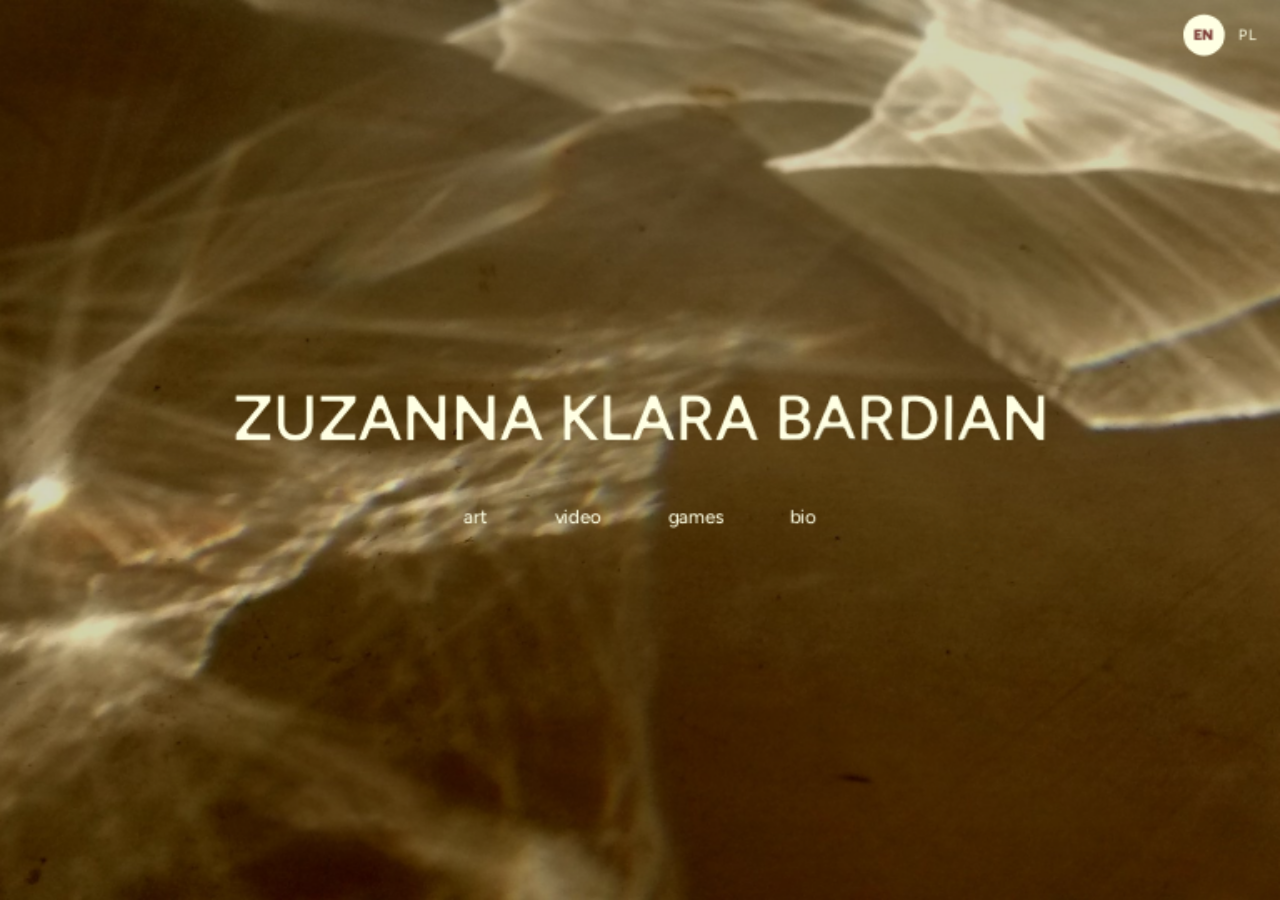
<file: index.html>
<!DOCTYPE html>
<html lang="en">
<head>
  <meta charset="UTF-8">
  <meta name="viewport" content="width=device-width, initial-scale=1.0">
  <meta name="robots" content="noai, noimageai">
  <title>Zuzanna Klara Bardian</title>
  <link rel="stylesheet" href="styles.css?v=20261104">
</head>
<!-- klasa "home" włącza układ strony startowej (zdjęcie w tle + menu) -->
<body class="home">
  <!-- Wyśrodkowane menu (budowane przez home.js) -->
  <nav id="home-nav"></nav>

  <!-- Skrypty: dane, wspólna logika, na końcu strona startowa -->
  <script src="data.js?v=20261104"></script>
  <script src="site.js?v=20261104"></script>
  <script src="home.js?v=20261104"></script>
  <script src="fluid.js?v=20261104"></script>
</body>
</html>
</file>
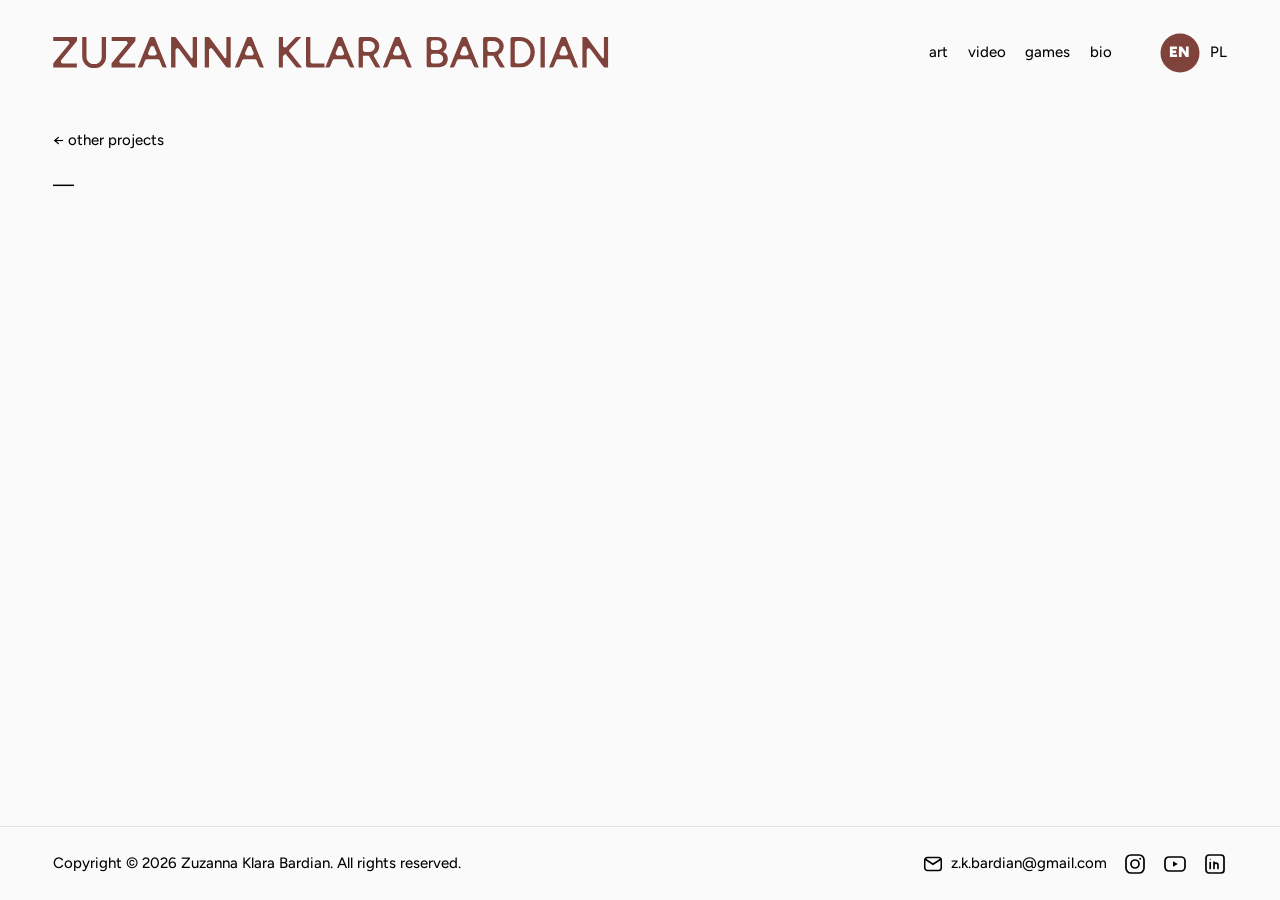
<file: artwork.html>
<!DOCTYPE html>
<html lang="en">
<head>
  <meta charset="UTF-8">
  <meta name="viewport" content="width=device-width, initial-scale=1.0">
  <meta name="robots" content="noai, noimageai">
  <title>Zuzanna Klara Bardian</title>
  <link rel="stylesheet" href="styles.css?v=20261104">
</head>
<body>
  <header id="navbar"></header>
  <main class="page">
    <div class="container">
      <!-- Treść projektu budowana z parametru ?id=... w adresie strony -->
      <div id="work-root"></div>
    </div>
  </main>
  <footer id="footer"></footer>
  <script src="data.js?v=20261104"></script>
  <script src="site.js?v=20261104"></script>
  <script>
    initWorkPage();
  </script>
  <!-- Falowanie logo w pasku przy przewijaniu (po zbudowaniu paska) -->
  <script src="logo-wave.js?v=20261104"></script>
</body>
</html>
</file>
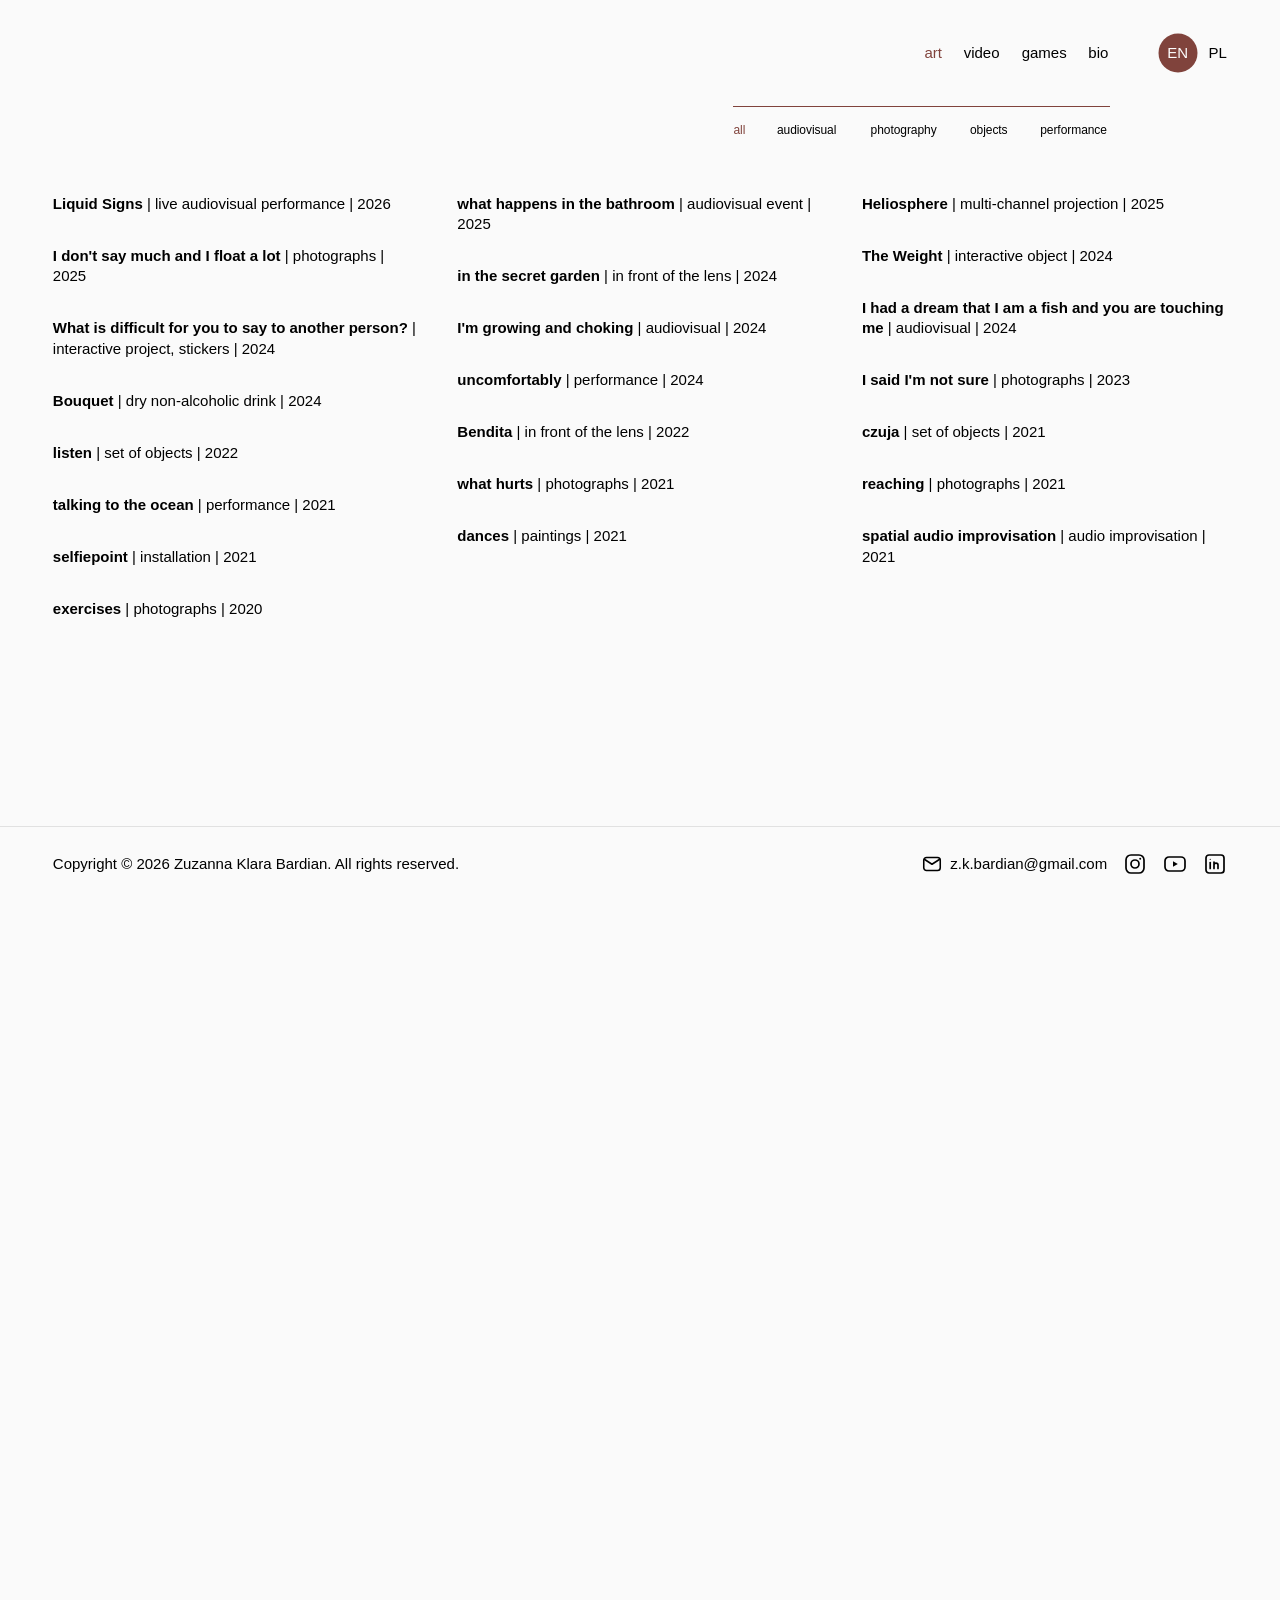
<file: artworks.html>
<!DOCTYPE html>
<html lang="en">
<head>
  <meta charset="UTF-8">
  <meta name="viewport" content="width=device-width, initial-scale=1.0">
  <meta name="robots" content="noai, noimageai">
  <title>art · Zuzanna Klara Bardian</title>
  <!-- jeden plik ze stylami — wczytuje wszystkie pozostałe -->
  <link rel="stylesheet" href="styles.css?v=20261104">
</head>
<body>
  <!-- Pasek nawigacji zostanie zbudowany automatycznie przez site.js -->
  <header id="navbar"></header>

  <!-- Treść strony: siatka kafelków -->
  <main class="page">
    <div class="container">
      <!-- Przyciski filtrów (kategorie z WORK_FILTERS w data.js) -->
      <nav id="filters" class="filters"></nav>
      <div id="grid"></div>
    </div>
  </main>

  <!-- Stopka budowana automatycznie -->
  <footer id="footer"></footer>

  <!-- Skrypty: najpierw dane, potem logika, na końcu uruchomienie strony -->
  <script src="data.js?v=20261104"></script>
  <script src="site.js?v=20261104"></script>
  <script>
    // Zbuduj stronę "art works": podświetl zakładkę, pokaż prace z listy ARTWORKS
    // i przyciski filtrów (kategorie WORK_FILTERS; praca pasuje, gdy ma dany tag)
    initListPage("nav_artworks", ARTWORKS, false, WORK_FILTERS);
  </script>
  <!-- Falowanie logo w pasku przy przewijaniu (po zbudowaniu paska) -->
  <script src="logo-wave.js?v=20261104"></script>
  <script src="photo-fluid.js?v=20261104"></script>
</body>
</html>
</file>
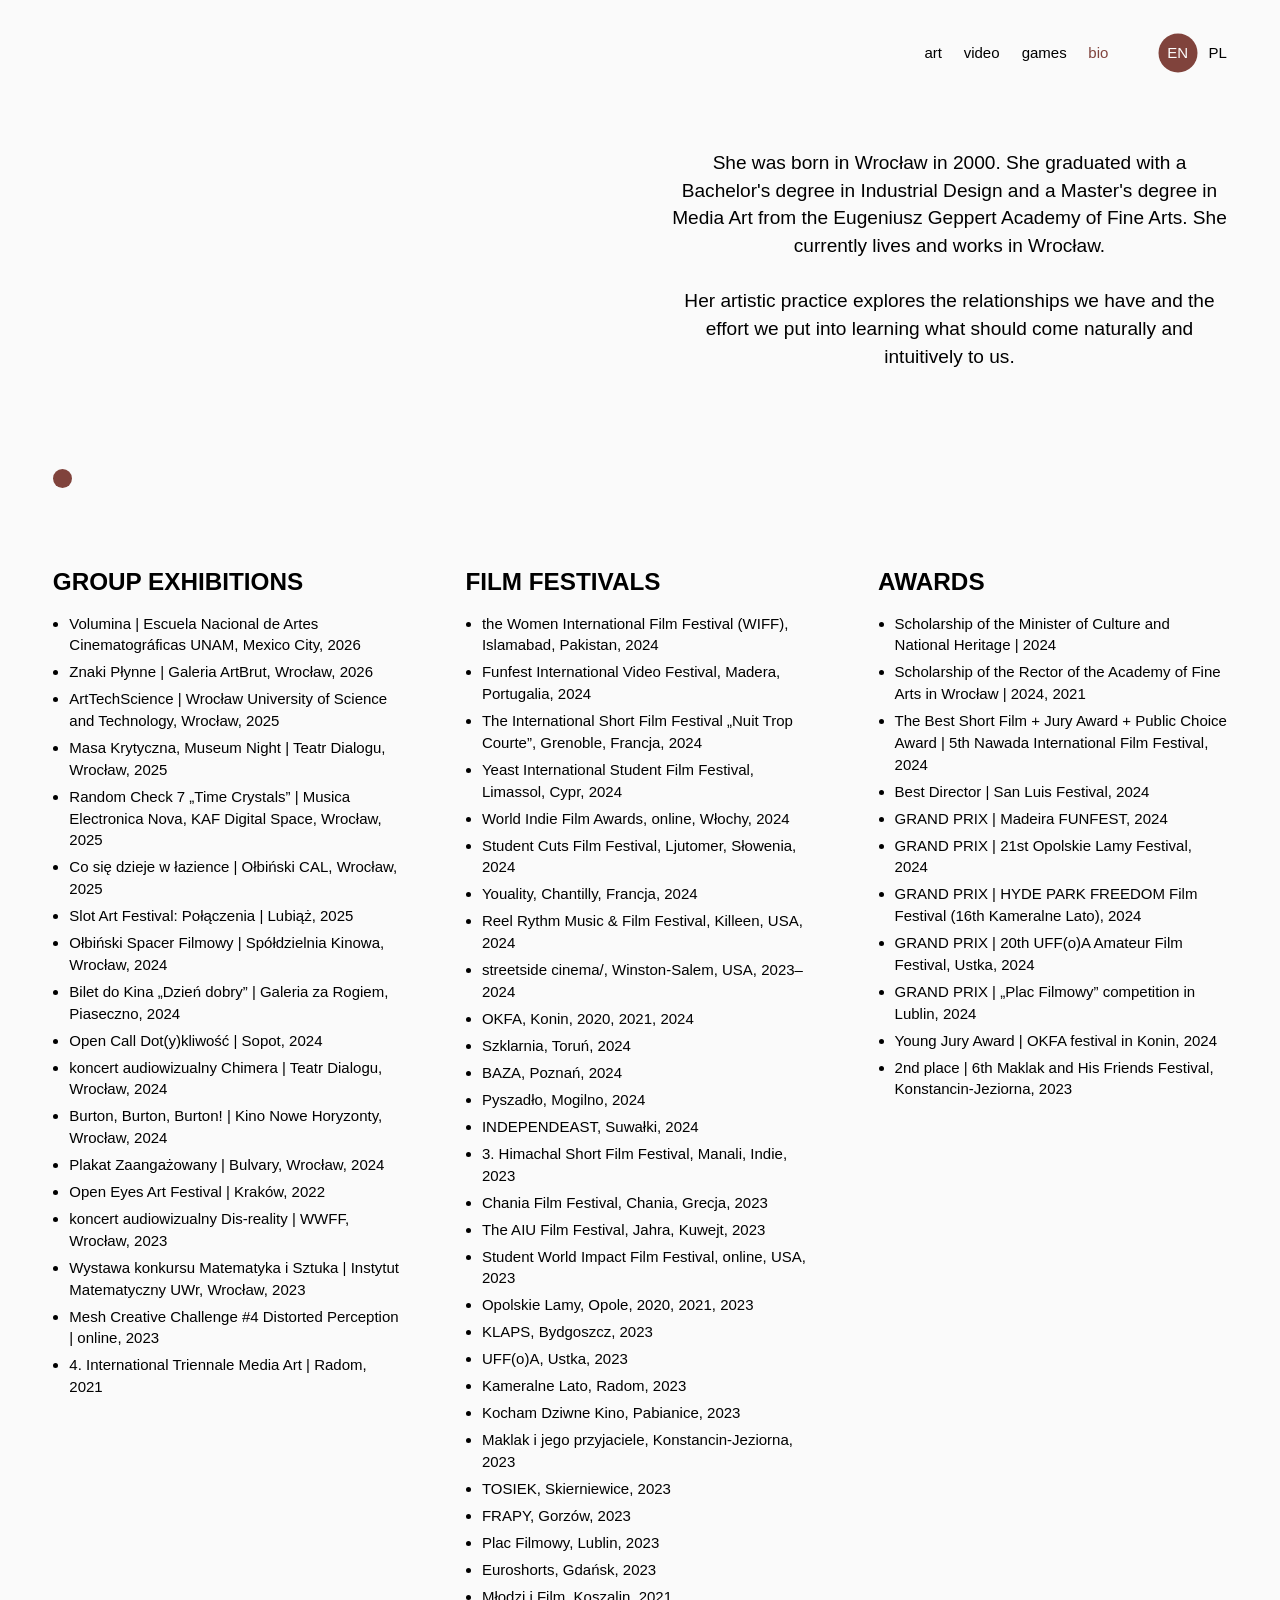
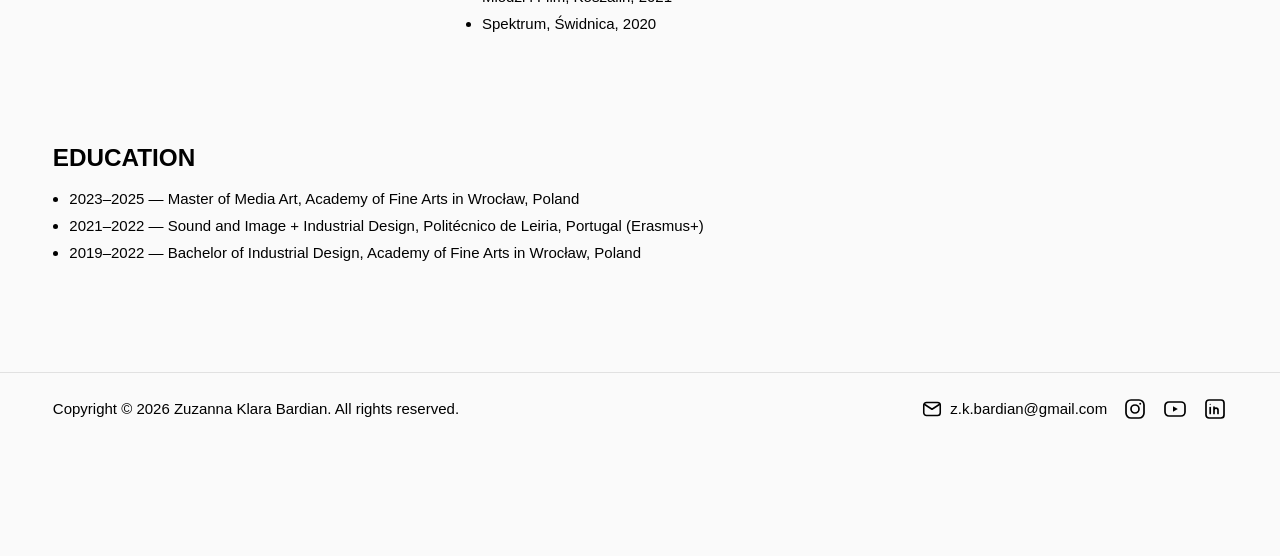
<file: bio.html>
<!DOCTYPE html>
<html lang="en">
<head>
  <meta charset="UTF-8">
  <meta name="viewport" content="width=device-width, initial-scale=1.0">
  <meta name="robots" content="noai, noimageai">
  <title>bio · Zuzanna Klara Bardian</title>
  <link rel="stylesheet" href="styles.css?v=20261104">
</head>
<body>
  <header id="navbar"></header>
  <main class="page">
    <div class="container">
      <!-- Cała treść bio budowana automatycznie z danych w data.js (obiekt BIO) -->
      <div id="bio-root"></div>
    </div>
  </main>
  <footer id="footer"></footer>
  <script src="data.js?v=20261104"></script>
  <script src="site.js?v=20261104"></script>
  <script>
    initBioPage();
  </script>
  <!-- Falowanie logo w pasku przy przewijaniu (po zbudowaniu paska) -->
  <script src="logo-wave.js?v=20261104"></script>
  <!-- Efekt płynu na zdjęciu (ten sam co na stronie startowej, te same suwaki) -->
  <script src="photo-fluid.js?v=20261104"></script>
</body>
</html>
</file>
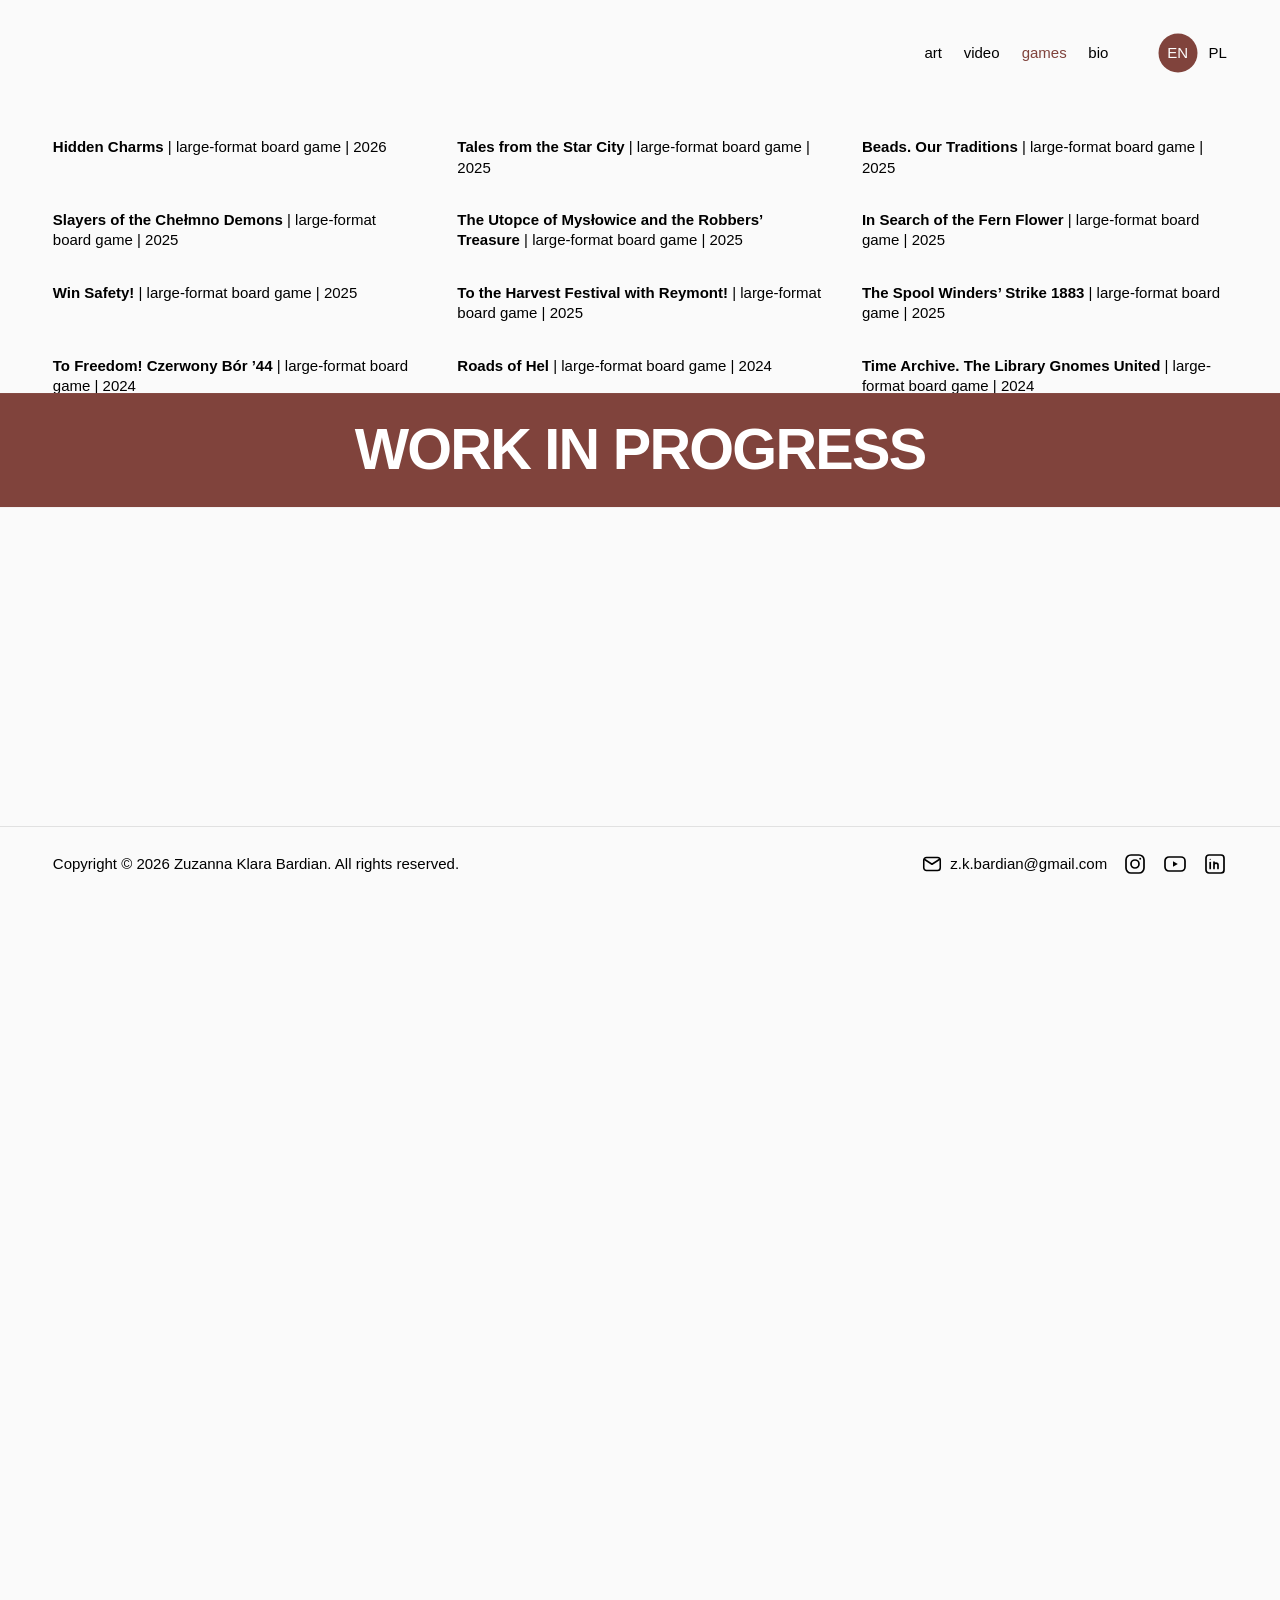
<file: games.html>
<!DOCTYPE html>
<html lang="en">
<head>
  <meta charset="UTF-8">
  <meta name="viewport" content="width=device-width, initial-scale=1.0">
  <meta name="robots" content="noai, noimageai">
  <title>games · Zuzanna Klara Bardian</title>
  <link rel="stylesheet" href="styles.css?v=20261104">
</head>
<body>
  <header id="navbar"></header>
  <main class="page">
    <div class="container">
      <div id="grid"></div>
    </div>
  </main>
  <footer id="footer"></footer>
  <script src="data.js?v=20261104"></script>
  <script src="site.js?v=20261104"></script>
  <script>
    // Strona "games" — kafelki z listy GAMES
    initListPage("nav_games", GAMES, false, null, true);
    addWipBanner();
  </script>
  <!-- Falowanie logo w pasku przy przewijaniu (po zbudowaniu paska) -->
  <script src="logo-wave.js?v=20261104"></script>
  <script src="photo-fluid.js?v=20261104"></script>
</body>
</html>
</file>
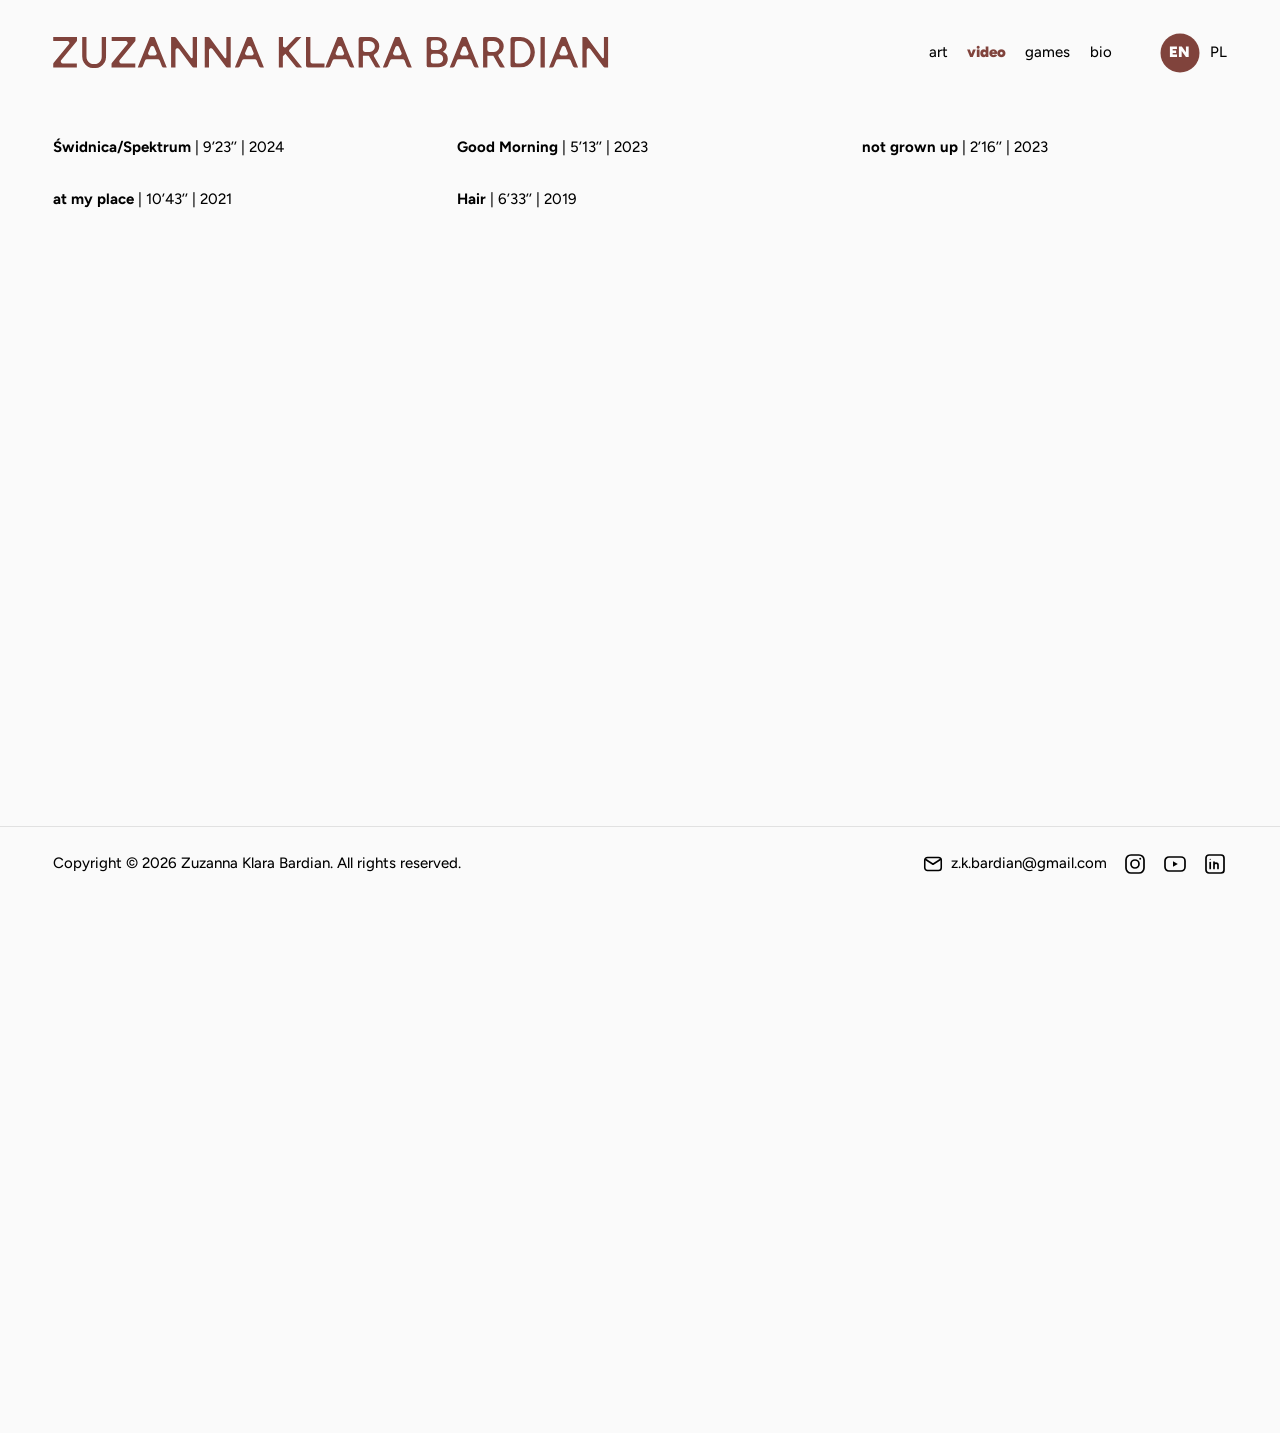
<file: videos.html>
<!DOCTYPE html>
<html lang="en">
<head>
  <meta charset="UTF-8">
  <meta name="viewport" content="width=device-width, initial-scale=1.0">
  <meta name="robots" content="noai, noimageai">
  <title>video · Zuzanna Klara Bardian</title>
  <link rel="stylesheet" href="styles.css?v=20261104">
</head>
<body>
  <header id="navbar"></header>
  <main class="page">
    <div class="container">
      <div id="grid"></div>
    </div>
  </main>
  <footer id="footer"></footer>
  <script src="data.js?v=20261104"></script>
  <script src="site.js?v=20261104"></script>
  <script>
    // Strona "video" — kafelki z listy VIDEOS
    initListPage("nav_videos", VIDEOS, true, null, true);
  </script>
  <!-- Falowanie logo w pasku przy przewijaniu (po zbudowaniu paska) -->
  <script src="logo-wave.js?v=20261104"></script>
  <script src="photo-fluid.js?v=20261104"></script>
</body>
</html>
</file>
<file: styles.css>
/* ============================================================
   styles.css  ·  GŁÓWNY PLIK STYLÓW (punkt wejścia)
   ------------------------------------------------------------
   Ten plik tylko "wczytuje" pozostałe pliki ze stylami.
   Każda strona HTML linkuje TYLKO ten jeden plik:
       <link rel="stylesheet" href="styles.css">
   Kolejność ma znaczenie — najpierw fonty i zmienne, potem reszta.
   ============================================================ */

@import "tokens/fonts.css?v=20261104";        /* deklaracja fontu Figtree */
@import "tokens/colors.css?v=20261104";       /* paleta kolorów */
@import "tokens/typography.css?v=20261104";   /* style tekstu */
@import "tokens/spacing.css?v=20261104";      /* siatka 12 kolumn i odstępy */
@import "tokens/fluid.css?v=20261104";        /* efekt płynu na stronie startowej */
@import "site.css?v=20261104";                /* style komponentów strony (nawigacja, kafelki, stopka...) */
</file>
